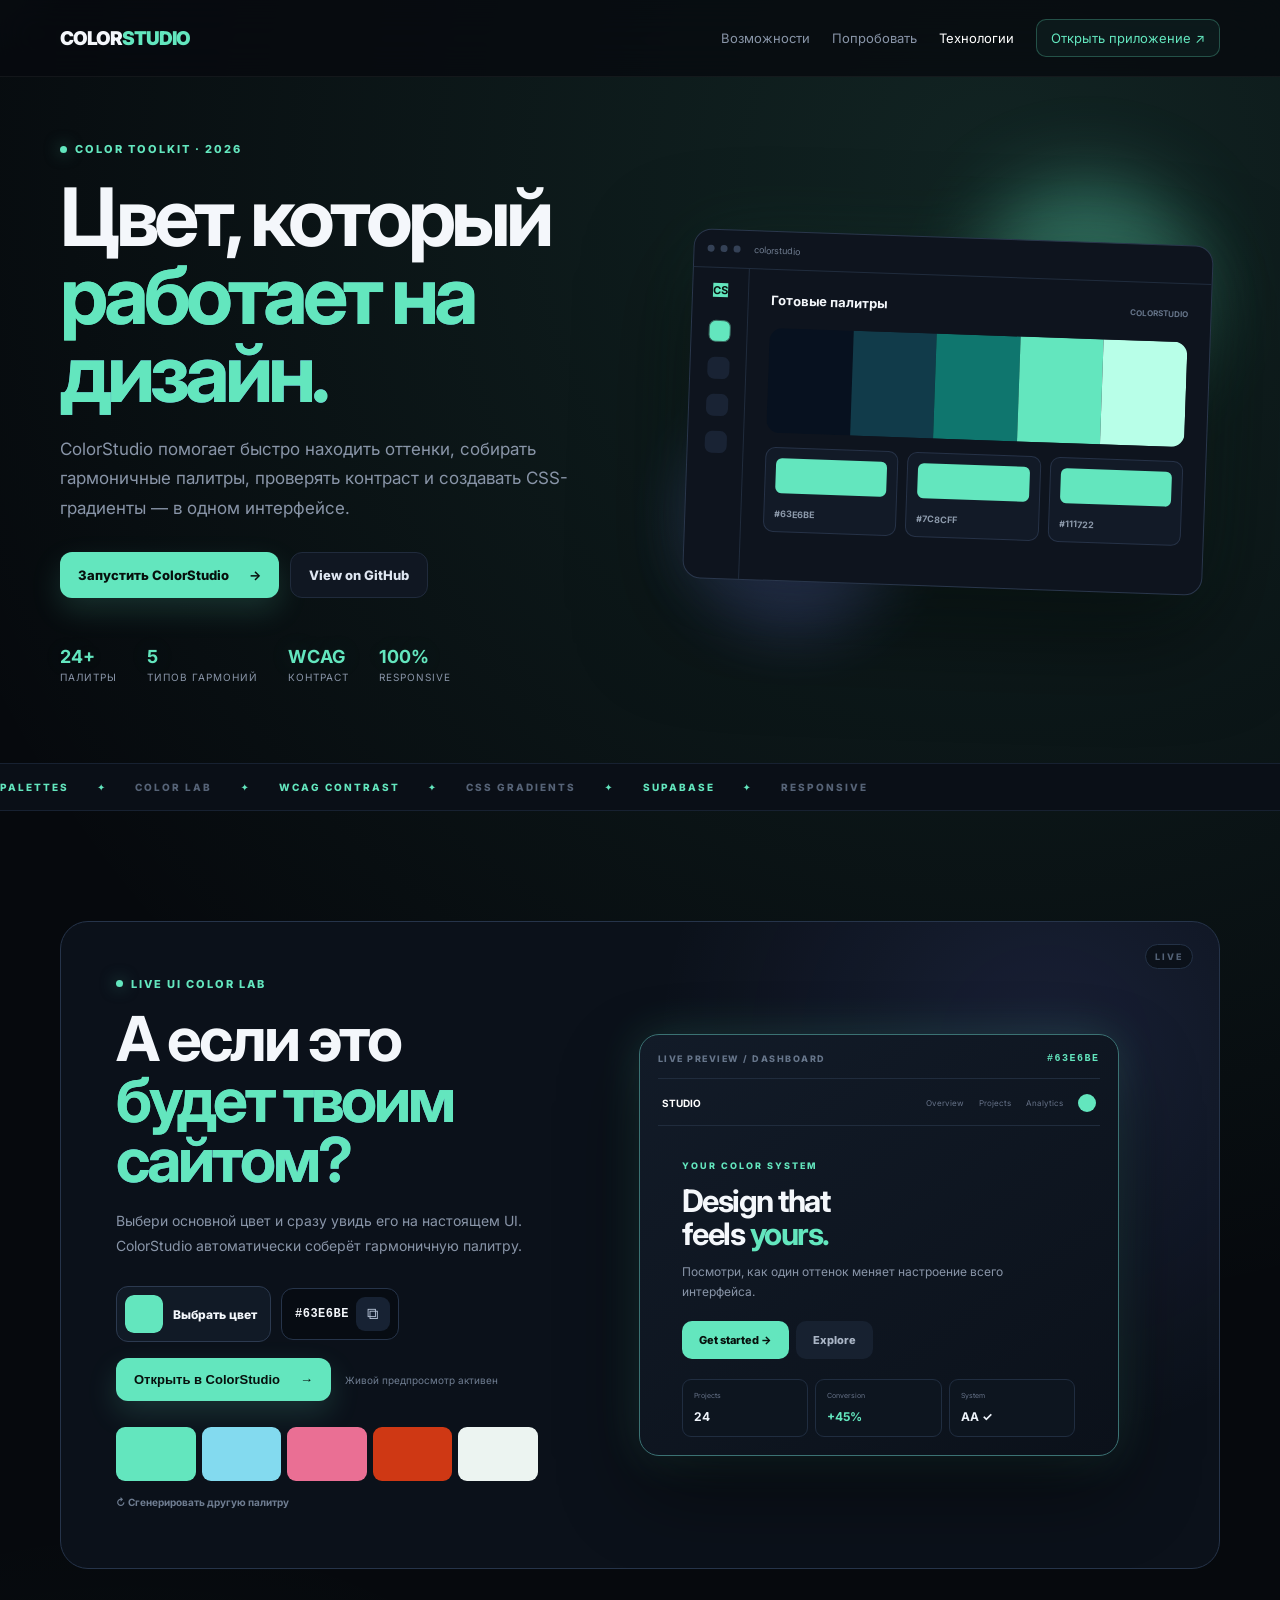
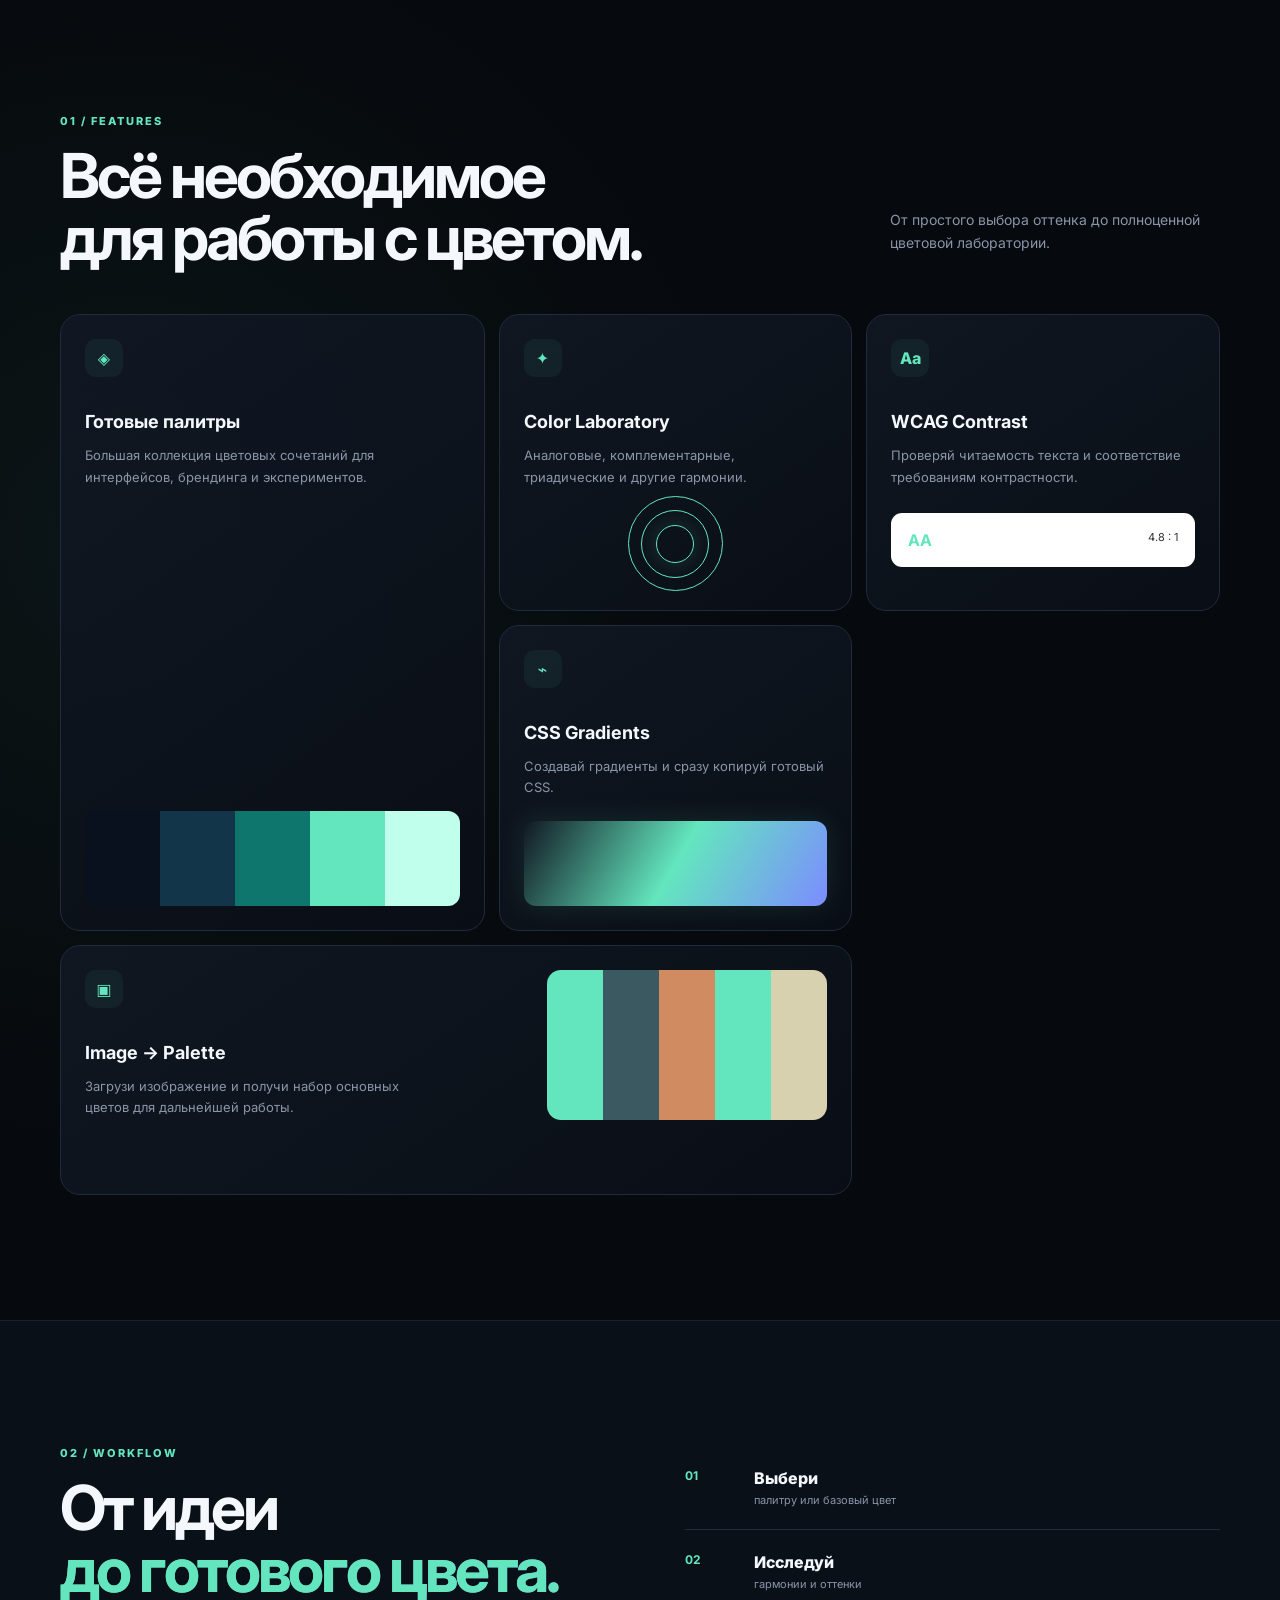
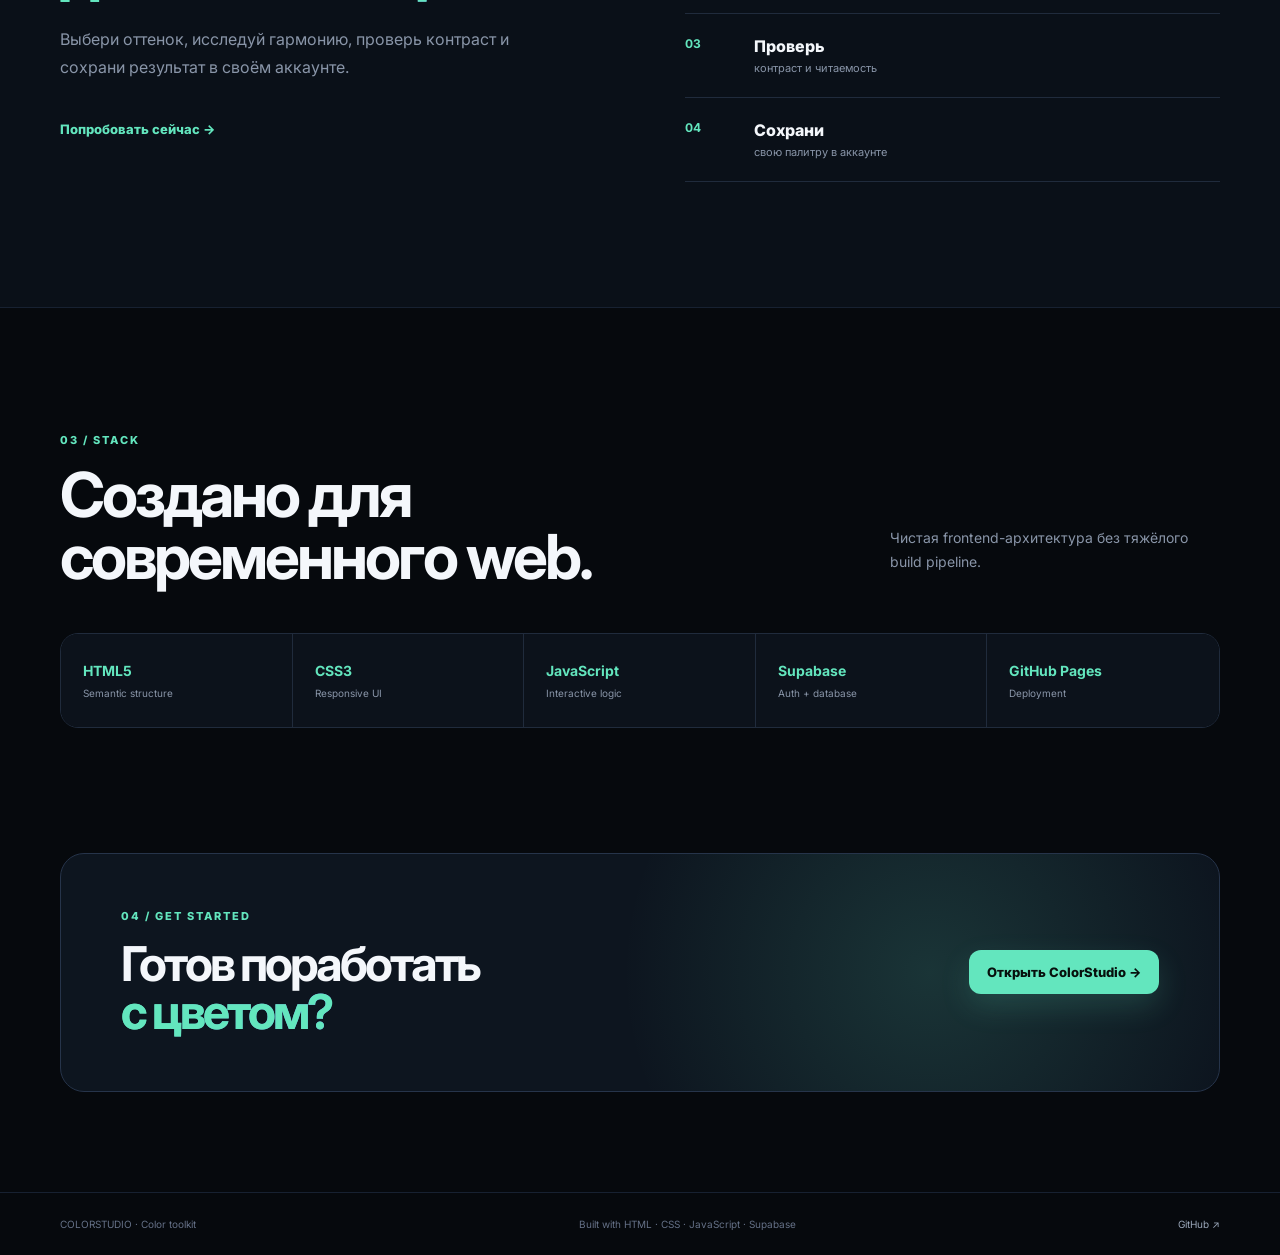
<file: index.html>
<!DOCTYPE html>
<html lang="ru">
<head>
<meta charset="UTF-8">
<meta name="viewport" content="width=device-width,initial-scale=1.0">
<meta name="description" content="ColorStudio — современный toolkit для палитр, гармоний, контрастности и CSS-градиентов.">
<title>ColorStudio — Color toolkit</title>
<link rel="stylesheet" href="landing.css">
</head>
<body>
<header class="site-header">
  <div class="wrap nav">
    <a class="brand" href="index.html">COLOR<span>STUDIO</span></a>
    <nav>
      <a href="#features">Возможности</a>
      <a href="#playground">Попробовать</a>
      <a href="#stack">Технологии</a>
      <a class="nav-app" href="app.html">Открыть приложение ↗</a>
    </nav>
  </div>
</header>

<main>
<section class="hero wrap">
  <div class="hero-copy">
    <div class="eyebrow"><span></span> COLOR TOOLKIT · 2026</div>
    <h1>Цвет, который<br><em>работает на дизайн.</em></h1>
    <p>ColorStudio помогает быстро находить оттенки, собирать гармоничные палитры, проверять контраст и создавать CSS-градиенты — в одном интерфейсе.</p>
    <div class="hero-actions">
      <a class="btn primary" href="app.html">Запустить ColorStudio <b>→</b></a>
      <a class="btn secondary" href="https://github.com/ahmetvaleevarslan-dev/color-palette-studio" target="_blank" rel="noopener">View on GitHub</a>
    </div>
    <div class="stats">
      <div><strong>24+</strong><span>палитры</span></div>
      <div><strong>5</strong><span>типов гармоний</span></div>
      <div><strong>WCAG</strong><span>контраст</span></div>
      <div><strong>100%</strong><span>responsive</span></div>
    </div>
  </div>
  <div class="hero-art" aria-label="Preview of ColorStudio">
    <div class="orb orb-a"></div><div class="orb orb-b"></div>
    <div class="app-window">
      <div class="window-bar"><i></i><i></i><i></i><span>colorstudio</span></div>
      <div class="window-content">
        <div class="mini-sidebar"><b>CS</b><span class="active"></span><span></span><span></span><span></span></div>
        <div class="mini-main">
          <div class="mini-top"><span>Готовые палитры</span><small>COLORSTUDIO</small></div>
          <div class="palette-preview"><div style="background:#07111f"></div><div style="background:#113b4a"></div><div style="background:#0f766e"></div><div style="background:#63e6be"></div><div style="background:#b8ffe8"></div></div>
          <div class="mini-cards"><div><span></span><b>#63E6BE</b></div><div><span></span><b>#7C8CFF</b></div><div><span></span><b>#111722</b></div></div>
        </div>
      </div>
    </div>
  </div>
</section>

<section class="marquee"><div><span>PALETTES</span><b>✦</b><span>COLOR LAB</span><b>✦</b><span>WCAG CONTRAST</span><b>✦</b><span>CSS GRADIENTS</span><b>✦</b><span>SUPABASE</span><b>✦</b><span>RESPONSIVE</span></div></section>

<section id="playground" class="color-playground wrap">
  <div class="playground-copy">
    <div class="eyebrow"><span></span> LIVE COLOR PLAYGROUND</div>
    <h2>Найди цвет,<br><em>который работает.</em></h2>
    <p>Выбери любой оттенок и посмотри, как он будет выглядеть в интерфейсе. Никаких формул — только эксперимент.</p>
    <div class="color-controls">
      <label class="color-input-wrap"><input id="landingColor" type="color" value="#63e6be" aria-label="Выберите цвет"><span>Выбрать цвет</span></label>
      <div class="hex-output"><span id="landingHex">#63E6BE</span><button id="copyLandingColor" type="button" aria-label="Скопировать HEX">⧉</button></div>
    </div>
    <div class="playground-actions">
      <button class="btn primary" id="openColorStudio" type="button">Открыть в ColorStudio <b>→</b></button>
      <span id="copyStatus" class="copy-status">HEX готов к копированию</span>
    </div>
  </div>
  <div class="playground-demo" id="playgroundDemo">
    <div class="demo-glow"></div>
    <div class="demo-window">
      <div class="demo-window-top"><span>LIVE PREVIEW</span><b id="demoHex">#63E6BE</b></div>
      <div class="demo-content">
        <span class="demo-label">YOUR COLOR</span>
        <h3>Цвет может<br>говорить за тебя.</h3>
        <p>Проверь его прямо сейчас на настоящем UI-примере.</p>
        <button id="demoButton" type="button">Пример кнопки</button>
      </div>
      <div class="demo-mini-cards"><div></div><div></div><div></div></div>
    </div>
  </div>
</section>

<section id="features" class="section wrap">
  <div class="section-head"><div><div class="eyebrow">01 / FEATURES</div><h2>Всё необходимое<br>для работы с цветом.</h2></div><p>От простого выбора оттенка до полноценной цветовой лаборатории.</p></div>
  <div class="feature-grid">
    <article class="feature large"><div class="icon">◈</div><h3>Готовые палитры</h3><p>Большая коллекция цветовых сочетаний для интерфейсов, брендинга и экспериментов.</p><div class="swatches"><i></i><i></i><i></i><i></i><i></i></div></article>
    <article class="feature"><div class="icon">✦</div><h3>Color Laboratory</h3><p>Аналоговые, комплементарные, триадические и другие гармонии.</p><div class="rings"><b></b><b></b><b></b></div></article>
    <article class="feature"><div class="icon">Aa</div><h3>WCAG Contrast</h3><p>Проверяй читаемость текста и соответствие требованиям контрастности.</p><div class="contrast-demo"><strong>AA</strong><span>4.8 : 1</span></div></article>
    <article class="feature"><div class="icon">⌁</div><h3>CSS Gradients</h3><p>Создавай градиенты и сразу копируй готовый CSS.</p><div class="gradient-demo"></div></article>
    <article class="feature wide"><div><div class="icon">▣</div><h3>Image → Palette</h3><p>Загрузи изображение и получи набор основных цветов для дальнейшей работы.</p></div><div class="image-demo"><span></span><span></span><span></span><span></span><span></span></div></article>
  </div>
</section>

<section class="showcase"><div class="wrap showcase-inner"><div><div class="eyebrow">02 / WORKFLOW</div><h2>От идеи<br><em>до готового цвета.</em></h2><p>Выбери оттенок, исследуй гармонию, проверь контраст и сохрани результат в своём аккаунте.</p><a class="text-link" href="app.html">Попробовать сейчас →</a></div><div class="steps"><div><b>01</b><span>Выбери</span><small>палитру или базовый цвет</small></div><div><b>02</b><span>Исследуй</span><small>гармонии и оттенки</small></div><div><b>03</b><span>Проверь</span><small>контраст и читаемость</small></div><div><b>04</b><span>Сохрани</span><small>свою палитру в аккаунте</small></div></div></div></section>

<section id="stack" class="section wrap"><div class="section-head"><div><div class="eyebrow">03 / STACK</div><h2>Создано для<br>современного web.</h2></div><p>Чистая frontend-архитектура без тяжёлого build pipeline.</p></div><div class="tech-grid"><div><strong>HTML5</strong><span>Semantic structure</span></div><div><strong>CSS3</strong><span>Responsive UI</span></div><div><strong>JavaScript</strong><span>Interactive logic</span></div><div><strong>Supabase</strong><span>Auth + database</span></div><div><strong>GitHub Pages</strong><span>Deployment</span></div></div></section>

<section class="cta wrap"><div><div class="eyebrow">04 / GET STARTED</div><h2>Готов поработать<br><em>с цветом?</em></h2></div><a class="btn primary" href="app.html">Открыть ColorStudio →</a></section>
</main>
<footer><div class="wrap footer-inner"><span>COLORSTUDIO · Color toolkit</span><span>Built with HTML · CSS · JavaScript · Supabase</span><a href="https://github.com/ahmetvaleevarslan-dev/color-palette-studio" target="_blank" rel="noopener">GitHub ↗</a></div></footer>
<script src="landing.js"></script>
<script src="landing-theme.js"></script>
</body>
</html>
</file>
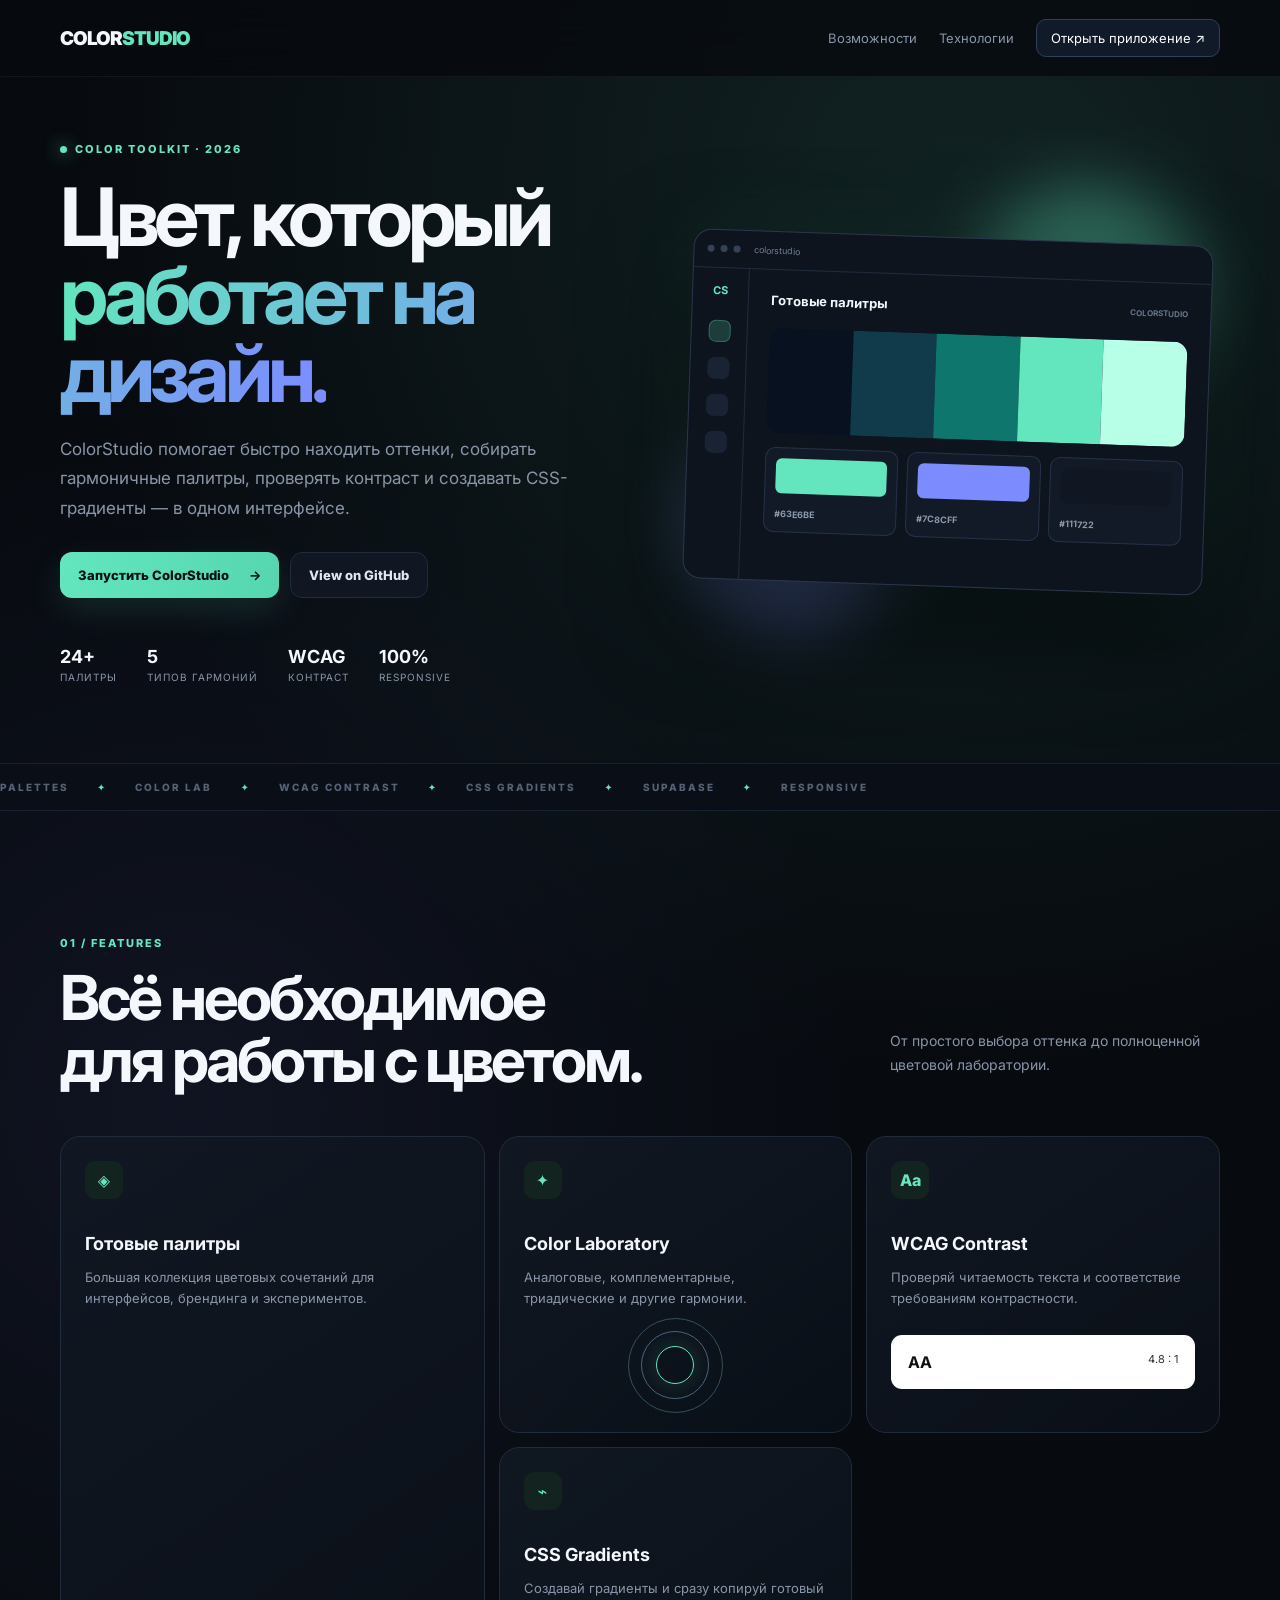
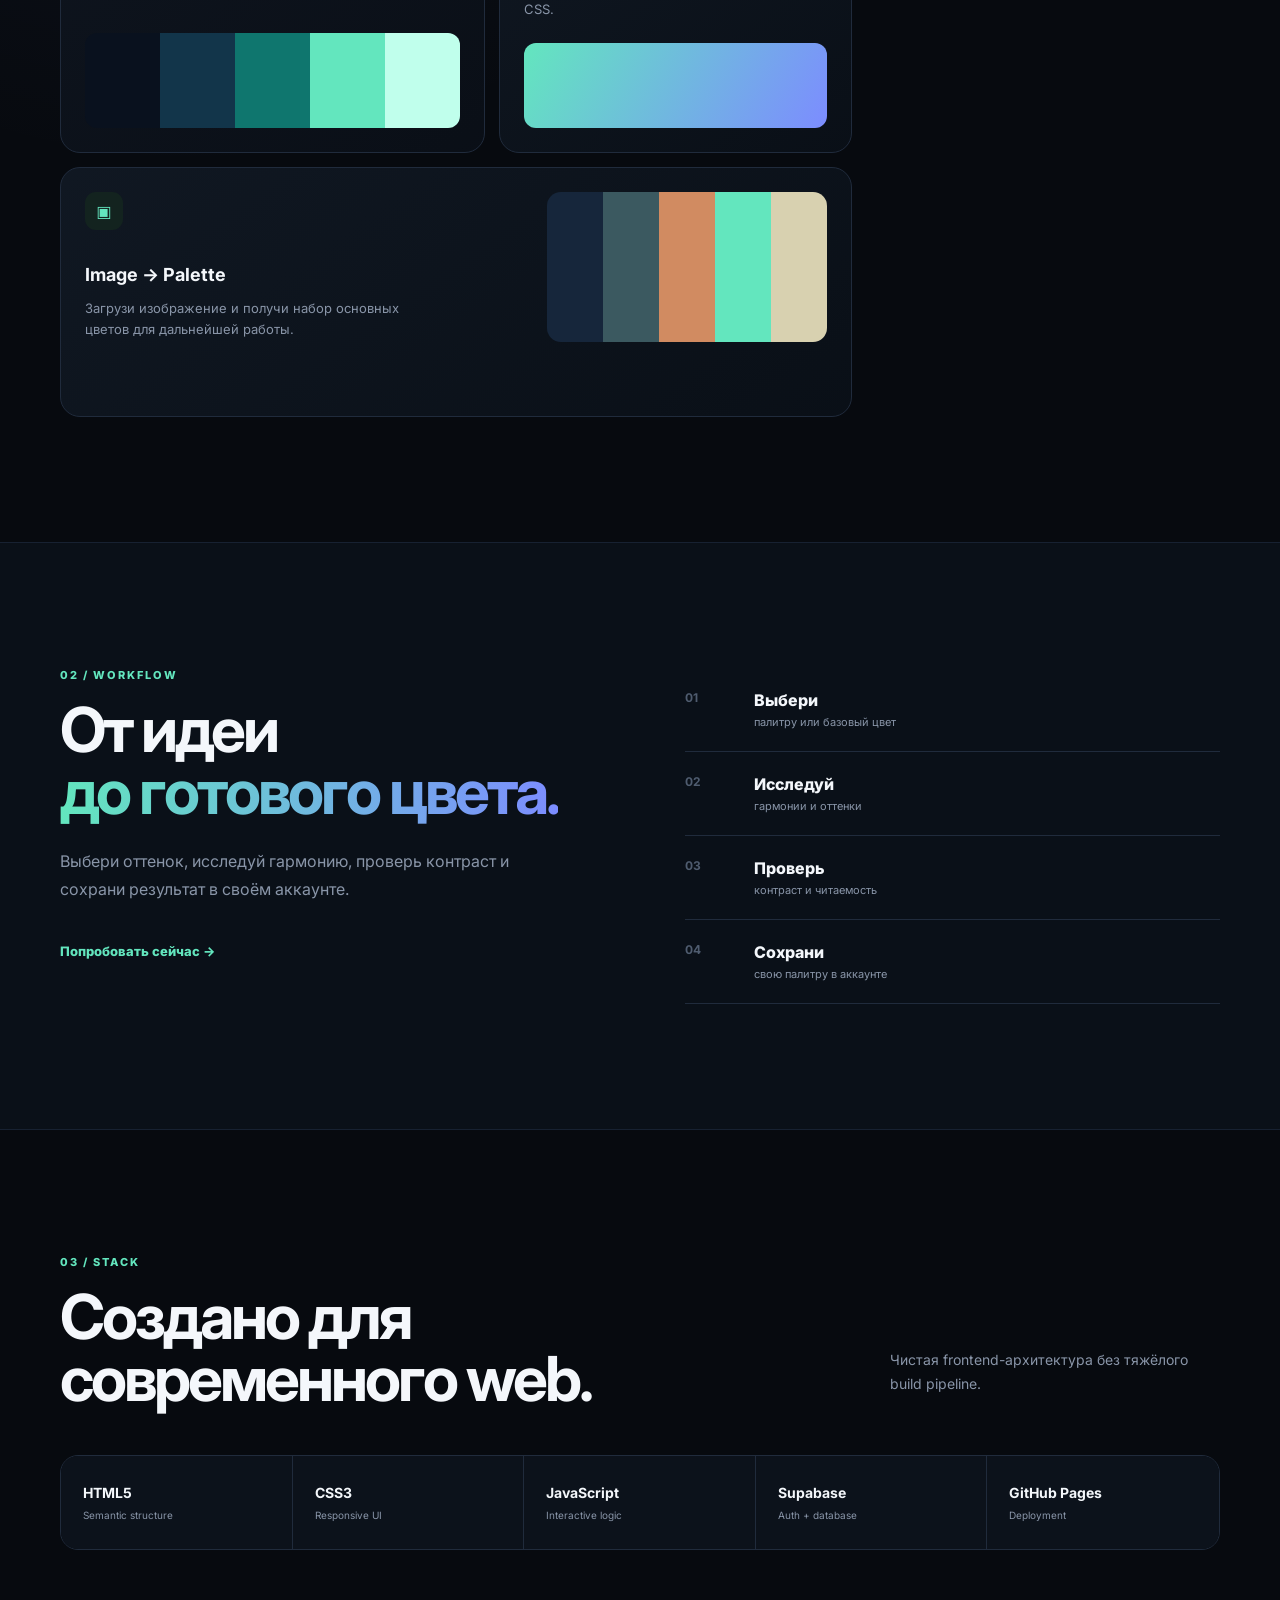
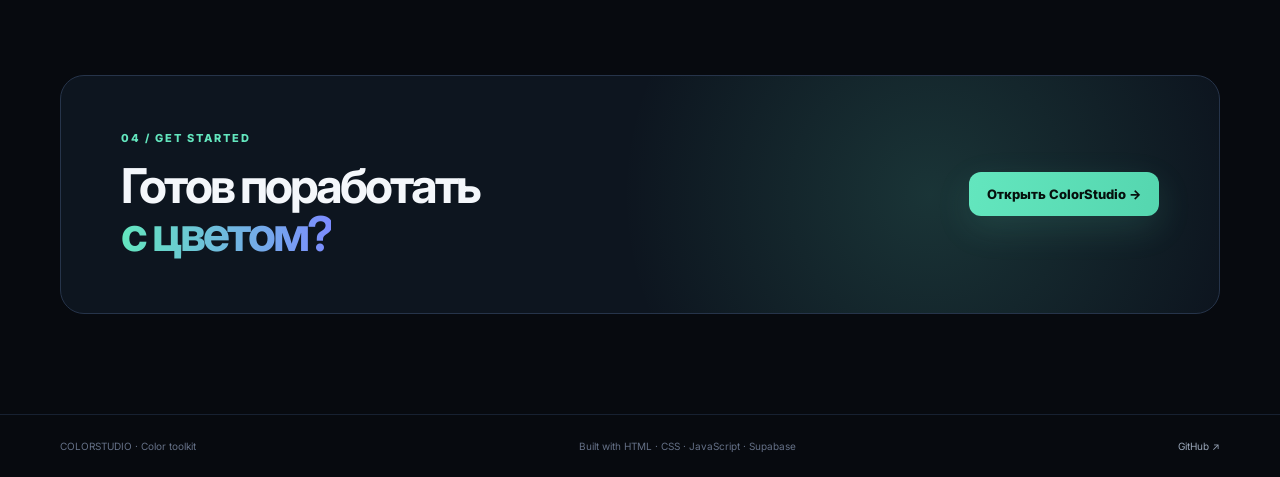
<file: portfolio.html>
<!DOCTYPE html>
<html lang="ru">
<head>
<meta charset="UTF-8">
<meta name="viewport" content="width=device-width,initial-scale=1.0">
<meta name="description" content="ColorStudio — современный toolkit для палитр, гармоний, контрастности и CSS-градиентов.">
<title>ColorStudio — Color toolkit</title>
<link rel="stylesheet" href="landing.css">
</head>
<body>
<header class="site-header">
  <div class="wrap nav">
    <a class="brand" href="portfolio.html">COLOR<span>STUDIO</span></a>
    <nav>
      <a href="#features">Возможности</a>
      <a href="#stack">Технологии</a>
      <a class="nav-app" href="index.html">Открыть приложение ↗</a>
    </nav>
  </div>
</header>

<main>
<section class="hero wrap">
  <div class="hero-copy">
    <div class="eyebrow"><span></span> COLOR TOOLKIT · 2026</div>
    <h1>Цвет, который<br><em>работает на дизайн.</em></h1>
    <p>ColorStudio помогает быстро находить оттенки, собирать гармоничные палитры, проверять контраст и создавать CSS-градиенты — в одном интерфейсе.</p>
    <div class="hero-actions">
      <a class="btn primary" href="index.html">Запустить ColorStudio <b>→</b></a>
      <a class="btn secondary" href="https://github.com/ahmetvaleevarslan-dev/color-palette-studio" target="_blank" rel="noopener">View on GitHub</a>
    </div>
    <div class="stats">
      <div><strong>24+</strong><span>палитры</span></div>
      <div><strong>5</strong><span>типов гармоний</span></div>
      <div><strong>WCAG</strong><span>контраст</span></div>
      <div><strong>100%</strong><span>responsive</span></div>
    </div>
  </div>
  <div class="hero-art" aria-label="Preview of ColorStudio">
    <div class="orb orb-a"></div><div class="orb orb-b"></div>
    <div class="app-window">
      <div class="window-bar"><i></i><i></i><i></i><span>colorstudio</span></div>
      <div class="window-content">
        <div class="mini-sidebar"><b>CS</b><span class="active"></span><span></span><span></span><span></span></div>
        <div class="mini-main">
          <div class="mini-top"><span>Готовые палитры</span><small>COLORSTUDIO</small></div>
          <div class="palette-preview">
            <div style="background:#07111f"></div><div style="background:#113b4a"></div><div style="background:#0f766e"></div><div style="background:#63e6be"></div><div style="background:#b8ffe8"></div>
          </div>
          <div class="mini-cards"><div><span></span><b>#63E6BE</b></div><div><span></span><b>#7C8CFF</b></div><div><span></span><b>#111722</b></div></div>
        </div>
      </div>
    </div>
  </div>
</section>

<section class="marquee"><div><span>PALETTES</span><b>✦</b><span>COLOR LAB</span><b>✦</b><span>WCAG CONTRAST</span><b>✦</b><span>CSS GRADIENTS</span><b>✦</b><span>SUPABASE</span><b>✦</b><span>RESPONSIVE</span></div></section>

<section id="features" class="section wrap">
  <div class="section-head"><div><div class="eyebrow">01 / FEATURES</div><h2>Всё необходимое<br>для работы с цветом.</h2></div><p>От простого выбора оттенка до полноценной цветовой лаборатории.</p></div>
  <div class="feature-grid">
    <article class="feature large"><div class="icon">◈</div><h3>Готовые палитры</h3><p>Большая коллекция цветовых сочетаний для интерфейсов, брендинга и экспериментов.</p><div class="swatches"><i></i><i></i><i></i><i></i><i></i></div></article>
    <article class="feature"><div class="icon">✦</div><h3>Color Laboratory</h3><p>Аналоговые, комплементарные, триадические и другие гармонии.</p><div class="rings"><b></b><b></b><b></b></div></article>
    <article class="feature"><div class="icon">Aa</div><h3>WCAG Contrast</h3><p>Проверяй читаемость текста и соответствие требованиям контрастности.</p><div class="contrast-demo"><strong>AA</strong><span>4.8 : 1</span></div></article>
    <article class="feature"><div class="icon">⌁</div><h3>CSS Gradients</h3><p>Создавай градиенты и сразу копируй готовый CSS.</p><div class="gradient-demo"></div></article>
    <article class="feature wide"><div><div class="icon">▣</div><h3>Image → Palette</h3><p>Загрузи изображение и получи набор основных цветов для дальнейшей работы.</p></div><div class="image-demo"><span></span><span></span><span></span><span></span><span></span></div></article>
  </div>
</section>

<section class="showcase"><div class="wrap showcase-inner"><div><div class="eyebrow">02 / WORKFLOW</div><h2>От идеи<br><em>до готового цвета.</em></h2><p>Выбери оттенок, исследуй гармонию, проверь контраст и сохрани результат в своём аккаунте.</p><a class="text-link" href="index.html">Попробовать сейчас →</a></div><div class="steps"><div><b>01</b><span>Выбери</span><small>палитру или базовый цвет</small></div><div><b>02</b><span>Исследуй</span><small>гармонии и оттенки</small></div><div><b>03</b><span>Проверь</span><small>контраст и читаемость</small></div><div><b>04</b><span>Сохрани</span><small>свою палитру в аккаунте</small></div></div></div></section>

<section id="stack" class="section wrap"><div class="section-head"><div><div class="eyebrow">03 / STACK</div><h2>Создано для<br>современного web.</h2></div><p>Чистая frontend-архитектура без тяжёлого build pipeline.</p></div><div class="tech-grid"><div><strong>HTML5</strong><span>Semantic structure</span></div><div><strong>CSS3</strong><span>Responsive UI</span></div><div><strong>JavaScript</strong><span>Interactive logic</span></div><div><strong>Supabase</strong><span>Auth + database</span></div><div><strong>GitHub Pages</strong><span>Deployment</span></div></div></section>

<section class="cta wrap"><div><div class="eyebrow">04 / GET STARTED</div><h2>Готов поработать<br><em>с цветом?</em></h2></div><a class="btn primary" href="index.html">Открыть ColorStudio →</a></section>
</main>
<footer><div class="wrap footer-inner"><span>COLORSTUDIO · Color toolkit</span><span>Built with HTML · CSS · JavaScript · Supabase</span><a href="https://github.com/ahmetvaleevarslan-dev/color-palette-studio" target="_blank" rel="noopener">GitHub ↗</a></div></footer>
</body>
</html>
</file>
<file: landing.css>
@import url('https://fonts.googleapis.com/css2?family=Inter:wght@400;500;600;700;800;900&display=swap');
:root{--bg:#070a0f;--panel:#0d131d;--line:#202b3c;--text:#f4f7fb;--muted:#8995a8;--green:#63e6be;--violet:#7c8cff;--white:#fff}*{box-sizing:border-box}html{scroll-behavior:smooth}body{margin:0;background:radial-gradient(circle at 75% 5%,rgba(99,230,190,.11),transparent 25%),radial-gradient(circle at 15% 30%,rgba(124,140,255,.08),transparent 24%),var(--bg);color:var(--text);font-family:Inter,system-ui,sans-serif;overflow-x:hidden}.wrap{width:min(1160px,calc(100% - 40px));margin:auto}a{color:inherit;text-decoration:none}.site-header{position:sticky;top:0;z-index:50;background:rgba(7,10,15,.78);backdrop-filter:blur(18px);border-bottom:1px solid rgba(255,255,255,.05)}.nav{height:76px;display:flex;align-items:center;justify-content:space-between}.brand{font-weight:900;letter-spacing:-1px;font-size:19px}.brand span{color:var(--green)}nav{display:flex;align-items:center;gap:22px;color:var(--muted);font-size:13px}nav a:hover,nav a.active{color:#fff}.nav-app{padding:10px 14px;border:1px solid #30405a;border-radius:10px;color:#fff;background:#111a29}.hero{min-height:680px;display:grid;grid-template-columns:1.03fr .97fr;align-items:center;gap:40px;padding-top:65px;padding-bottom:80px}.eyebrow{font-size:11px;font-weight:800;letter-spacing:2px;color:var(--green);display:flex;align-items:center;gap:8px}.eyebrow span{width:7px;height:7px;border-radius:50%;background:var(--green);box-shadow:0 0 18px var(--green)}h1{font-size:clamp(48px,6.3vw,82px);line-height:.97;letter-spacing:-5px;margin:22px 0}.hero h1 em,.showcase h2 em,.cta h2 em,.color-playground h2 em{font-style:normal;background:linear-gradient(90deg,var(--green),var(--violet));-webkit-background-clip:text;background-clip:text;color:transparent}.hero-copy>p{max-width:620px;color:var(--muted);font-size:17px;line-height:1.75}.hero-actions{display:flex;gap:11px;margin-top:28px;flex-wrap:wrap}.btn{display:inline-flex;align-items:center;gap:20px;padding:14px 18px;border-radius:12px;font-size:13px;font-weight:800;border:1px solid var(--line);transition:.25s;cursor:pointer}.btn:hover{transform:translateY(-2px)}.btn.primary{background:linear-gradient(100deg,#63e6be,#55d6af);color:#06100d;border:0;box-shadow:0 12px 35px rgba(99,230,190,.13)}.btn.secondary{background:#101722;color:#dfe7f2}.stats{display:flex;gap:30px;margin-top:48px}.stats div{display:grid;gap:4px}.stats strong{font-size:18px}.stats span{font-size:10px;color:var(--muted);text-transform:uppercase;letter-spacing:1px}.hero-art{position:relative;min-height:500px;display:grid;place-items:center}.orb{position:absolute;border-radius:50%;filter:blur(35px);opacity:.4}.orb-a{width:220px;height:220px;background:var(--green);right:4%;top:5%}.orb-b{width:200px;height:200px;background:var(--violet);left:3%;bottom:8%}.app-window{width:min(520px,100%);height:350px;background:#0e141e;border:1px solid #2a374c;border-radius:18px;box-shadow:0 35px 100px rgba(0,0,0,.55),0 0 80px rgba(99,230,190,.07);transform:rotate(2deg);position:relative;z-index:2;overflow:hidden}.window-bar{height:38px;border-bottom:1px solid #202c3d;display:flex;align-items:center;padding:0 13px;gap:6px;color:#6e7b8e;font-size:9px}.window-bar i{width:7px;height:7px;border-radius:50%;background:#344156}.window-bar span{margin-left:8px}.window-content{display:flex;height:312px}.mini-sidebar{width:56px;border-right:1px solid #202c3d;display:flex;flex-direction:column;align-items:center;padding-top:15px;gap:15px}.mini-sidebar b{font-size:11px;color:var(--green);margin-bottom:8px}.mini-sidebar span{width:22px;height:22px;border-radius:7px;background:#192334}.mini-sidebar span.active{background:#1d3d3a;border:1px solid #38695f}.mini-main{padding:22px;flex:1}.mini-top{display:flex;justify-content:space-between;align-items:center;margin-bottom:20px;font-size:13px;font-weight:700}.mini-top small{font-size:8px;color:#66758a}.palette-preview{display:grid;grid-template-columns:repeat(5,1fr);height:105px;border-radius:13px;overflow:hidden}.palette-preview div{transition:.3s}.palette-preview div:hover{transform:scale(1.05)}.mini-cards{display:grid;grid-template-columns:repeat(3,1fr);gap:9px;margin-top:14px}.mini-cards div{background:#121a27;border:1px solid #263247;border-radius:10px;padding:10px}.mini-cards span{display:block;height:35px;border-radius:6px;background:#63e6be;margin-bottom:8px}.mini-cards div:nth-child(2) span{background:#7c8cff}.mini-cards div:nth-child(3) span{background:#111722}.mini-cards b{font-size:9px;color:#8c99aa}.marquee{border-block:1px solid #172131;background:#0a0f17;overflow:hidden;white-space:nowrap}.marquee>div{width:max-content;padding:17px 0;display:flex;gap:28px;align-items:center;color:#566377;font-size:10px;font-weight:800;letter-spacing:2px;animation:scroll 25s linear infinite}.marquee b{color:var(--green)}@keyframes scroll{to{transform:translateX(-30%)}}
.color-playground{margin-top:110px;margin-bottom:20px;padding:55px;display:grid;grid-template-columns:.85fr 1.15fr;gap:55px;align-items:center;border:1px solid #26344a;border-radius:28px;background:radial-gradient(circle at 85% 20%,rgba(124,140,255,.12),transparent 35%),#0b111a;overflow:hidden}.color-playground h2{font-size:clamp(40px,5vw,62px);line-height:.98;letter-spacing:-3px;margin:18px 0}.playground-copy>p{max-width:480px;color:var(--muted);line-height:1.75;font-size:14px}.color-controls{display:flex;align-items:center;gap:10px;margin-top:28px;flex-wrap:wrap}.color-input-wrap{display:flex;align-items:center;gap:10px;padding:8px 13px 8px 8px;border:1px solid #2c3a50;border-radius:12px;background:#111a26;font-size:12px;font-weight:800;cursor:pointer}.color-input-wrap input{width:38px;height:38px;padding:0;border:0;border-radius:9px;background:transparent;cursor:pointer}.color-input-wrap input::-webkit-color-swatch-wrapper{padding:0}.color-input-wrap input::-webkit-color-swatch{border:0;border-radius:8px}.hex-output{display:flex;align-items:center;gap:7px;background:#070c13;border:1px solid #26344a;border-radius:12px;padding:8px 8px 8px 13px}.hex-output span{font:800 12px ui-monospace,SFMono-Regular,Menlo,monospace;letter-spacing:.5px}.hex-output button{width:34px;height:34px;border:0;border-radius:9px;background:#172233;color:#b8c5d8;cursor:pointer;font-size:16px}.hex-output button:hover{background:#223149;color:#fff}.playground-actions{display:flex;align-items:center;gap:14px;flex-wrap:wrap;margin-top:16px}.copy-status{font-size:10px;color:#6f7d91}.playground-demo{--play-color:#63e6be;--play-text:#07100d;position:relative;min-height:390px;display:grid;place-items:center}.demo-glow{position:absolute;width:300px;height:300px;border-radius:50%;background:var(--play-color);filter:blur(70px);opacity:.18;transition:background .3s}.demo-window{position:relative;width:min(480px,100%);min-height:330px;border:1px solid color-mix(in srgb,var(--play-color),#26344a 65%);border-radius:20px;background:linear-gradient(145deg,#121b28,#0b111a);box-shadow:0 35px 80px rgba(0,0,0,.45),0 0 45px color-mix(in srgb,var(--play-color),transparent 82%);padding:18px;transition:border-color .3s,box-shadow .3s}.demo-window-top{display:flex;justify-content:space-between;align-items:center;padding-bottom:14px;border-bottom:1px solid #202c3d;font-size:9px;color:#66758a;letter-spacing:1.5px;font-weight:800}.demo-window-top b{color:var(--play-color);font:800 10px ui-monospace,SFMono-Regular,Menlo,monospace;transition:color .3s}.demo-content{padding:35px 24px 25px}.demo-label{font-size:9px;letter-spacing:2px;font-weight:800;color:var(--play-color)}.demo-content h3{font-size:30px;line-height:1.05;letter-spacing:-1.5px;margin:12px 0}.demo-content p{max-width:340px;color:#8995a8;font-size:12px;line-height:1.6}.demo-content button{margin-top:12px;border:0;border-radius:10px;padding:12px 17px;font:800 11px Inter,system-ui,sans-serif;cursor:pointer;transition:transform .2s,background .3s,color .3s}.demo-content button:hover{transform:translateY(-2px)}.demo-mini-cards{display:grid;grid-template-columns:repeat(3,1fr);gap:8px;padding:0 24px}.demo-mini-cards div{height:42px;border-radius:9px;background:var(--play-color);opacity:.22;transition:background .3s}.demo-mini-cards div:nth-child(2){opacity:.12}.demo-mini-cards div:nth-child(3){opacity:.07}
.section{padding:125px 0}.section-head{display:flex;justify-content:space-between;gap:40px;align-items:end;margin-bottom:45px}.section-head h2,.showcase h2,.cta h2{font-size:clamp(38px,5vw,62px);line-height:1;letter-spacing:-3px;margin:17px 0 0}.section-head>p{max-width:330px;color:var(--muted);line-height:1.7;font-size:14px}.feature-grid{display:grid;grid-template-columns:1.2fr 1fr 1fr;gap:14px}.feature{min-height:250px;background:linear-gradient(145deg,rgba(17,24,35,.95),rgba(10,15,23,.95));border:1px solid var(--line);border-radius:20px;padding:24px;position:relative;overflow:hidden;transition:.3s}.feature:hover{transform:translateY(-4px);border-color:#35465f}.feature.large{grid-row:span 2}.feature.wide{grid-column:span 2;display:flex;justify-content:space-between;gap:30px}.icon{width:38px;height:38px;border-radius:11px;display:grid;place-items:center;background:#13231f;color:var(--green);font-weight:800;margin-bottom:34px}.feature h3{font-size:18px;margin:0 0 10px}.feature p{font-size:13px;line-height:1.65;color:var(--muted);max-width:360px}.swatches{display:grid;grid-template-columns:repeat(5,1fr);height:95px;border-radius:12px;overflow:hidden;position:absolute;left:24px;right:24px;bottom:24px}.swatches i:nth-child(1){background:#09111e}.swatches i:nth-child(2){background:#12354a}.swatches i:nth-child(3){background:#0f766e}.swatches i:nth-child(4){background:#63e6be}.swatches i:nth-child(5){background:#c0ffec}.rings{height:85px;display:flex;align-items:center;justify-content:center}.rings b{position:absolute;width:95px;height:95px;border:1px solid #35505b;border-radius:50%}.rings b:nth-child(2){width:68px;height:68px;border-color:#4b607e}.rings b:nth-child(3){width:38px;height:38px;border-color:var(--green);box-shadow:0 0 25px rgba(99,230,190,.2)}.contrast-demo{margin-top:25px;border-radius:11px;background:#fff;color:#111;padding:17px;display:flex;justify-content:space-between}.contrast-demo span{font-size:11px;color:#333}.gradient-demo{height:85px;border-radius:12px;background:linear-gradient(120deg,#63e6be,#7c8cff);margin-top:22px}.image-demo{width:280px;height:150px;border-radius:14px;overflow:hidden;display:grid;grid-template-columns:repeat(5,1fr)}.image-demo span:nth-child(1){background:#16263b}.image-demo span:nth-child(2){background:#3b5960}.image-demo span:nth-child(3){background:#d18b61}.image-demo span:nth-child(4){background:#63e6be}.image-demo span:nth-child(5){background:#d8d1b0}.showcase{background:#0a1018;border-block:1px solid #172131}.showcase-inner{padding:125px 0;display:grid;grid-template-columns:1fr 1fr;gap:90px}.showcase p{max-width:450px;color:var(--muted);line-height:1.75;margin-top:24px}.text-link{display:inline-block;color:var(--green);font-size:13px;font-weight:800;margin-top:24px}.steps{display:grid;gap:0}.steps>div{display:grid;grid-template-columns:55px 1fr;column-gap:14px;padding:22px 0;border-bottom:1px solid #202b3c}.steps b{grid-row:span 2;color:#4f5c6f;font-size:12px}.steps span{font-weight:800}.steps small{color:var(--muted);font-size:11px;margin-top:5px}.tech-grid{display:grid;grid-template-columns:repeat(5,1fr);border:1px solid var(--line);border-radius:18px;overflow:hidden}.tech-grid div{padding:28px 22px;background:#0c121b;border-right:1px solid var(--line)}.tech-grid div:last-child{border:0}.tech-grid strong{display:block;font-size:14px}.tech-grid span{display:block;color:var(--muted);font-size:10px;margin-top:8px}.cta{margin-bottom:100px;padding:55px 60px;background:radial-gradient(circle at 75% 50%,rgba(99,230,190,.15),transparent 35%),#0d151f;border:1px solid #26344a;border-radius:24px;display:flex;align-items:center;justify-content:space-between;gap:30px}.cta h2{font-size:48px}.cta .btn{white-space:nowrap}footer{border-top:1px solid #172131;padding:25px 0;color:#657187;font-size:10px}.footer-inner{display:flex;justify-content:space-between;gap:20px}.footer-inner a{color:#9aa7b9}@media(max-width:900px){.hero,.showcase-inner,.color-playground{grid-template-columns:1fr}.hero{padding-top:55px}.hero-art{min-height:400px}.color-playground{padding:42px;margin-top:80px}.feature-grid{grid-template-columns:1fr 1fr}.feature.large{grid-row:auto}.feature.wide{grid-column:span 2}.tech-grid{grid-template-columns:repeat(3,1fr)}.tech-grid div:nth-child(3){border:0}.section-head{align-items:start;flex-direction:column}.cta{padding:40px;flex-direction:column;align-items:flex-start}}@media(max-width:620px){.wrap{width:calc(100% - 28px)}.nav{height:auto;padding:16px 0;gap:15px;align-items:flex-start}.nav nav{display:none}h1{font-size:43px;letter-spacing:-2.8px}.hero{padding-top:45px;min-height:auto}.hero-copy>p{font-size:15px}.stats{gap:18px;flex-wrap:wrap;margin-top:35px}.hero-art{min-height:310px}.app-window{height:235px;transform:rotate(1deg)}.window-content{height:197px}.mini-sidebar{width:42px}.mini-main{padding:13px}.palette-preview{height:70px}.mini-cards{margin-top:8px}.mini-cards div{padding:6px}.mini-cards span{height:23px}.color-playground{padding:28px 20px;margin-top:65px;border-radius:22px;gap:30px}.color-playground h2{font-size:40px;letter-spacing:-2px}.playground-demo{min-height:330px}.demo-window{min-height:300px}.demo-content{padding:28px 17px 20px}.demo-content h3{font-size:25px}.demo-mini-cards{padding:0 17px}.color-controls{align-items:stretch}.color-input-wrap{flex:1}.hex-output{flex:1;justify-content:space-between}.playground-actions .btn{width:100%;justify-content:center}.section{padding:80px 0}.section-head h2,.showcase h2,.cta h2{font-size:40px;letter-spacing:-2px}.feature-grid{grid-template-columns:1fr}.feature.wide{grid-column:auto;display:block}.image-demo{width:100%;margin-top:25px}.tech-grid{grid-template-columns:1fr 1fr}.tech-grid div{border-bottom:1px solid var(--line)}.cta{margin-bottom:70px;padding:30px 24px}.cta h2{font-size:37px}.footer-inner{flex-direction:column}.showcase-inner{padding:80px 0;gap:50px}}
</file>
